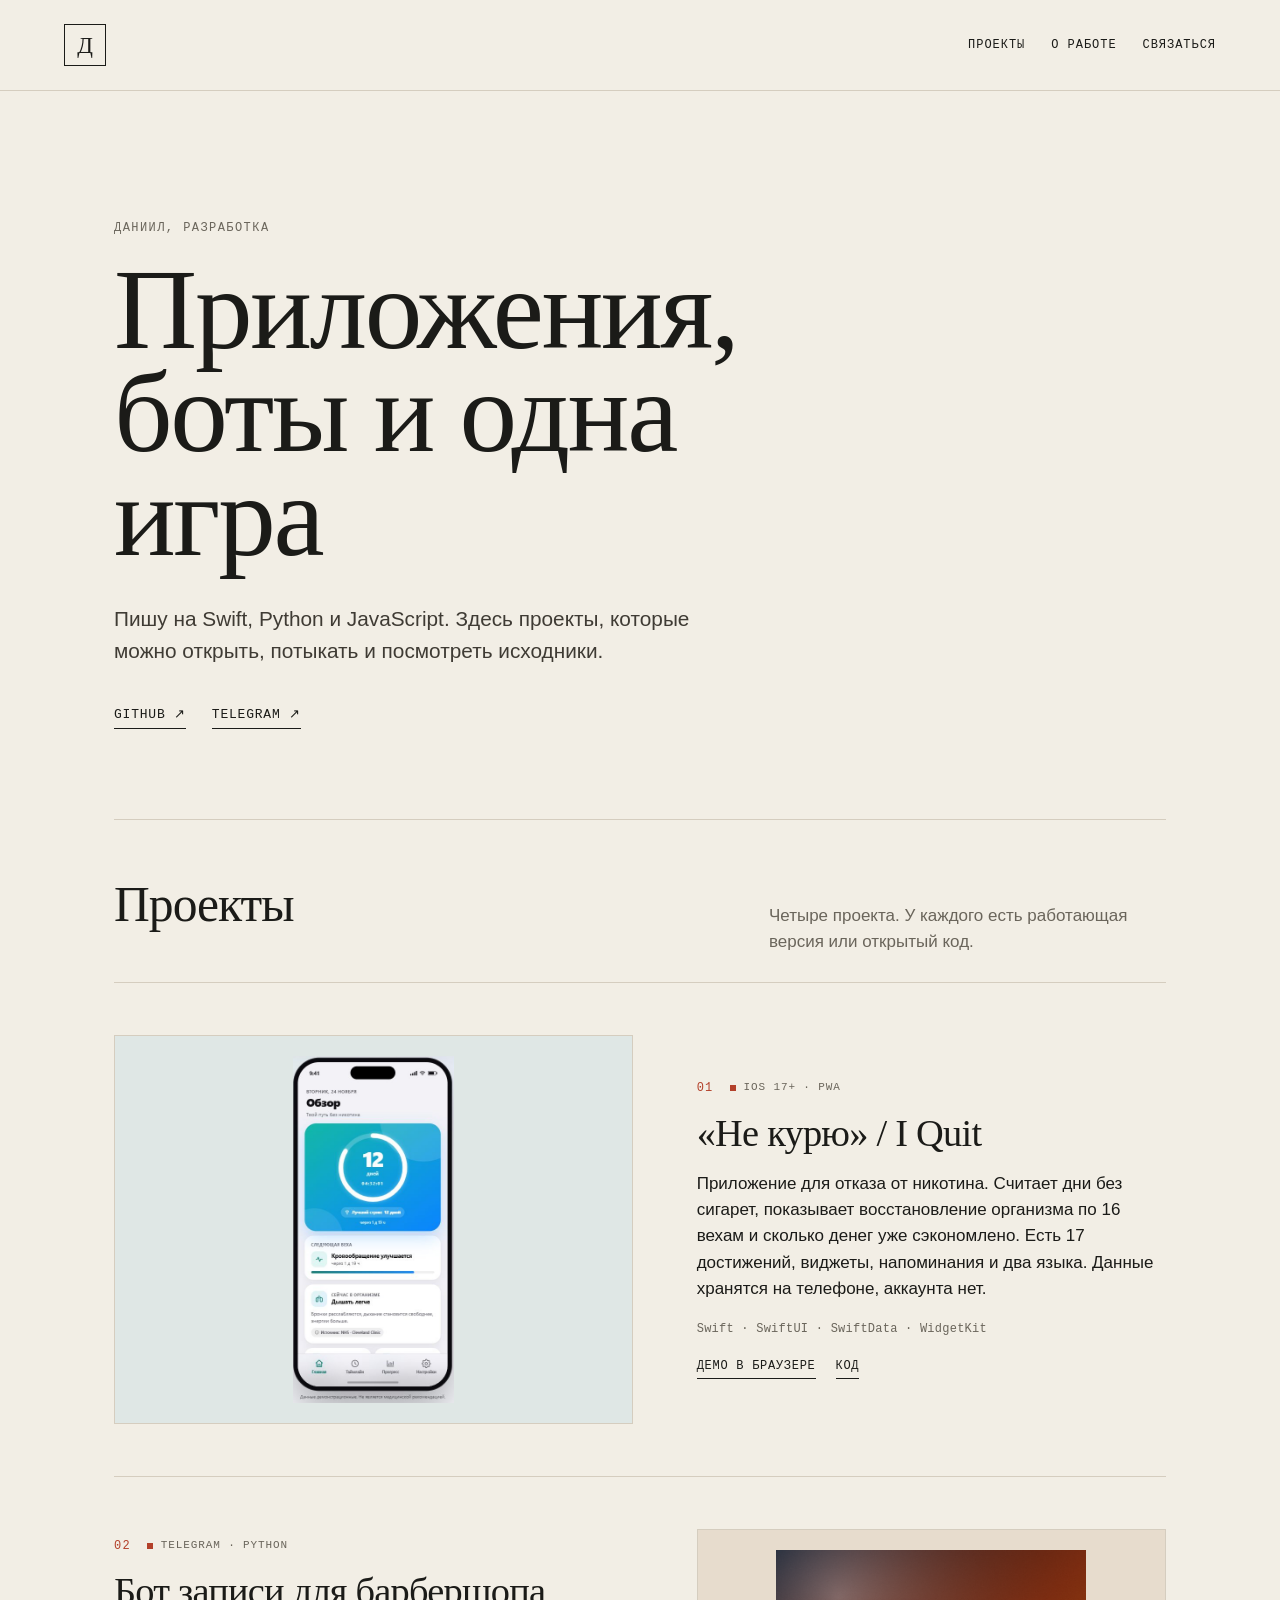
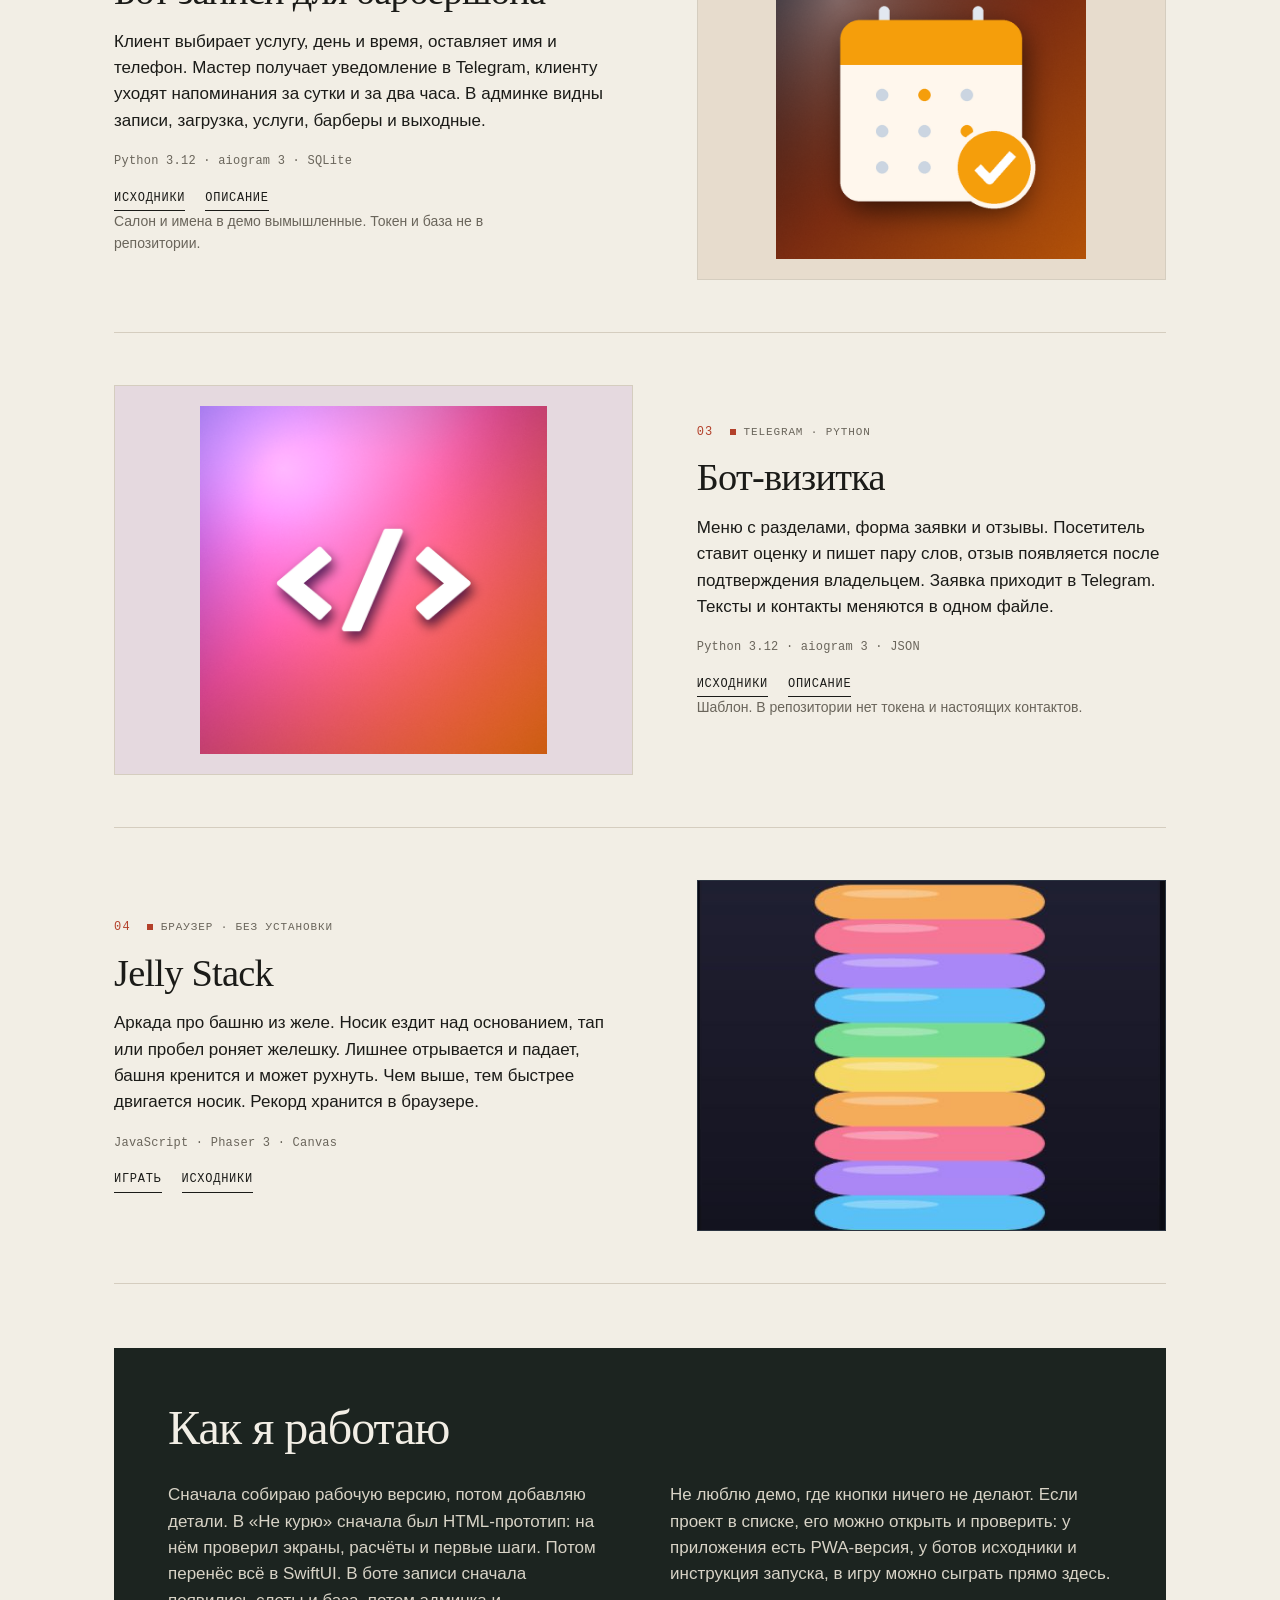
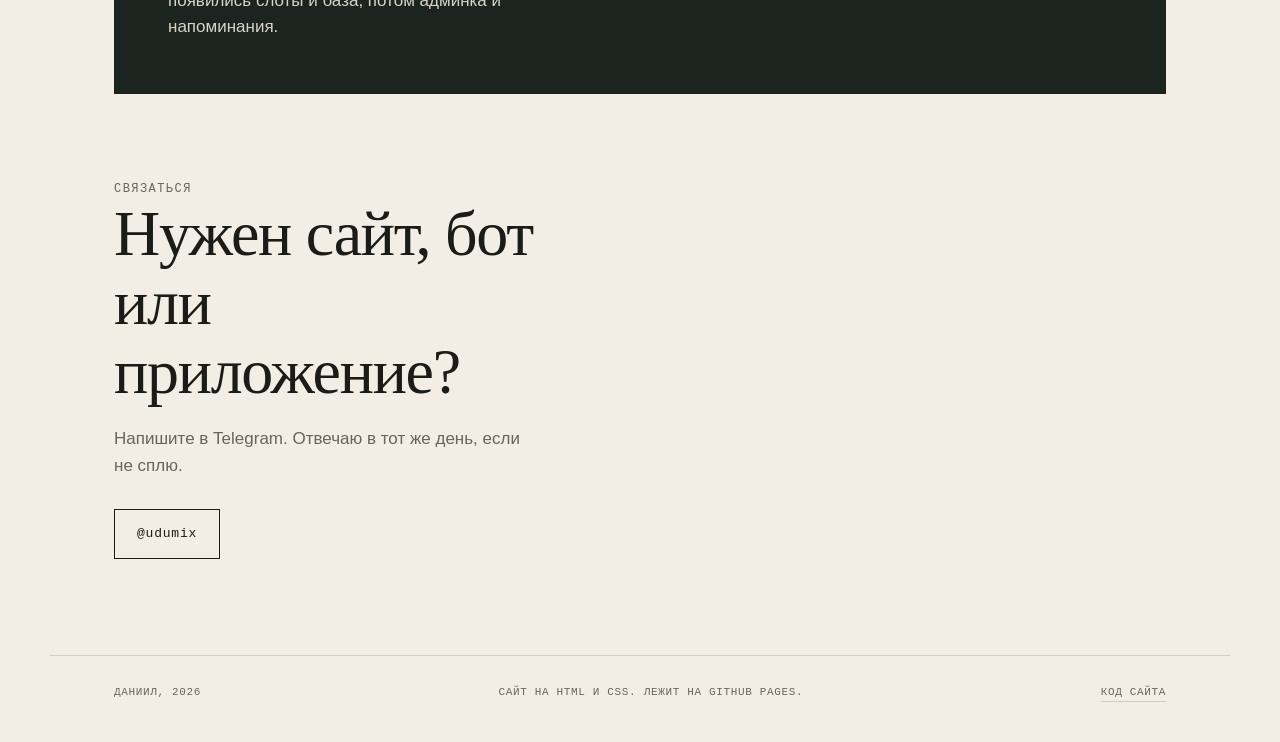
<file: index.html>
<!doctype html>
<html lang="ru">
<head>
  <meta charset="utf-8">
  <meta name="viewport" content="width=device-width, initial-scale=1">
  <title>Даниил. Проекты</title>
  <meta name="description" content="Проекты Даниила: iOS-приложение «Не курю», боты на Python и браузерная игра Jelly Stack.">
  <meta name="theme-color" content="#f2eee5">
  <link rel="icon" href="assets/favicon.svg" type="image/svg+xml">
  <link rel="stylesheet" href="style.css?v=2">
</head>
<body>
  <a class="skip" href="#main">К содержанию</a>

  <header class="site-header">
    <a class="mark" href="/" aria-label="На главную">Д</a>
    <nav aria-label="Основная навигация">
      <a href="#projects">Проекты</a>
      <a href="#about">О работе</a>
      <a href="#contact">Связаться</a>
    </nav>
  </header>

  <main id="main">
    <section class="intro">
      <p class="eyebrow">Даниил, разработка</p>
      <h1>Приложения, боты и одна игра</h1>
      <p class="lead">Пишу на Swift, Python и JavaScript. Здесь проекты, которые можно открыть, потыкать и посмотреть исходники.</p>
      <div class="intro-links">
        <a href="https://github.com/udum1337">GitHub ↗</a>
        <a href="https://t.me/udumix">Telegram ↗</a>
      </div>
    </section>

    <section id="projects" class="projects">
      <div class="section-head">
        <h2>Проекты</h2>
        <p>Четыре проекта. У каждого есть работающая версия или открытый код.</p>
      </div>

      <article class="project">
        <div class="project-copy">
          <div class="project-top">
            <span class="num">01</span>
            <span class="status">iOS 17+ · PWA</span>
          </div>
          <h3>«Не курю» / I Quit</h3>
          <p>Приложение для отказа от никотина. Считает дни без сигарет, показывает восстановление организма по 16 вехам и сколько денег уже сэкономлено. Есть 17 достижений, виджеты, напоминания и два языка. Данные хранятся на телефоне, аккаунта нет.</p>
          <p class="stack">Swift · SwiftUI · SwiftData · WidgetKit</p>
          <div class="links">
            <a href="https://udum1337.github.io/i-quit/prototype/">Демо в браузере</a>
            <a href="https://github.com/udum1337/i-quit">Код</a>
          </div>
        </div>
        <figure class="project-media app">
          <img src="assets/i-quit.png" alt="Экран приложения «Не курю» с кольцом прогресса и стриком 12 дней">
        </figure>
      </article>

      <article class="project">
        <div class="project-copy">
          <div class="project-top">
            <span class="num">02</span>
            <span class="status">Telegram · Python</span>
          </div>
          <h3>Бот записи для барбершопа</h3>
          <p>Клиент выбирает услугу, день и время, оставляет имя и телефон. Мастер получает уведомление в Telegram, клиенту уходят напоминания за сутки и за два часа. В админке видны записи, загрузка, услуги, барберы и выходные.</p>
          <p class="stack">Python 3.12 · aiogram 3 · SQLite</p>
          <div class="links">
            <a href="https://github.com/udum1337/udum1337.github.io/tree/main/projects/booking-bot">Исходники</a>
            <a href="https://github.com/udum1337/udum1337.github.io/blob/main/projects/booking-bot/README.md">Описание</a>
          </div>
          <p class="note">Салон и имена в демо вымышленные. Токен и база не в репозитории.</p>
        </div>
        <figure class="project-media bot booking">
          <img src="assets/booking-bot.png" alt="Иконка бота записи: календарь с галочкой">
        </figure>
      </article>

      <article class="project">
        <div class="project-copy">
          <div class="project-top">
            <span class="num">03</span>
            <span class="status">Telegram · Python</span>
          </div>
          <h3>Бот-визитка</h3>
          <p>Меню с разделами, форма заявки и отзывы. Посетитель ставит оценку и пишет пару слов, отзыв появляется после подтверждения владельцем. Заявка приходит в Telegram. Тексты и контакты меняются в одном файле.</p>
          <p class="stack">Python 3.12 · aiogram 3 · JSON</p>
          <div class="links">
            <a href="https://github.com/udum1337/udum1337.github.io/tree/main/projects/visitka-bot">Исходники</a>
            <a href="https://github.com/udum1337/udum1337.github.io/blob/main/projects/visitka-bot/README.md">Описание</a>
          </div>
          <p class="note">Шаблон. В репозитории нет токена и настоящих контактов.</p>
        </div>
        <figure class="project-media bot visitka">
          <img src="assets/visitka-bot.png" alt="Иконка бота-визитки: знак кода на розовом фоне">
        </figure>
      </article>

      <article class="project">
        <div class="project-copy">
          <div class="project-top">
            <span class="num">04</span>
            <span class="status">Браузер · без установки</span>
          </div>
          <h3>Jelly Stack</h3>
          <p>Аркада про башню из желе. Носик ездит над основанием, тап или пробел роняет желешку. Лишнее отрывается и падает, башня кренится и может рухнуть. Чем выше, тем быстрее двигается носик. Рекорд хранится в браузере.</p>
          <p class="stack">JavaScript · Phaser 3 · Canvas</p>
          <div class="links">
            <a href="projects/jelly-stack/">Играть</a>
            <a href="https://github.com/udum1337/udum1337.github.io/tree/main/projects/jelly-stack">Исходники</a>
          </div>
        </div>
        <figure class="project-media game">
          <img src="assets/jelly-stack.png" alt="Башня из разноцветных желешек в игре Jelly Stack">
        </figure>
      </article>
    </section>

    <section id="about" class="about">
      <h2>Как я работаю</h2>
      <div class="about-grid">
        <p>Сначала собираю рабочую версию, потом добавляю детали. В «Не курю» сначала был HTML-прототип: на нём проверил экраны, расчёты и первые шаги. Потом перенёс всё в SwiftUI. В боте записи сначала появились слоты и база, потом админка и напоминания.</p>
        <p>Не люблю демо, где кнопки ничего не делают. Если проект в списке, его можно открыть и проверить: у приложения есть PWA-версия, у ботов исходники и инструкция запуска, в игру можно сыграть прямо здесь.</p>
      </div>
    </section>

    <section id="contact" class="contact">
      <p class="eyebrow">Связаться</p>
      <h2>Нужен сайт, бот или приложение?</h2>
      <p>Напишите в Telegram. Отвечаю в тот же день, если не сплю.</p>
      <a class="button" href="https://t.me/udumix">@udumix</a>
    </section>
  </main>

  <footer>
    <span>Даниил, 2026</span>
    <span>Сайт на HTML и CSS. Лежит на GitHub Pages.</span>
    <a href="https://github.com/udum1337/udum1337.github.io">Код сайта</a>
  </footer>
</body>
</html>
</file>
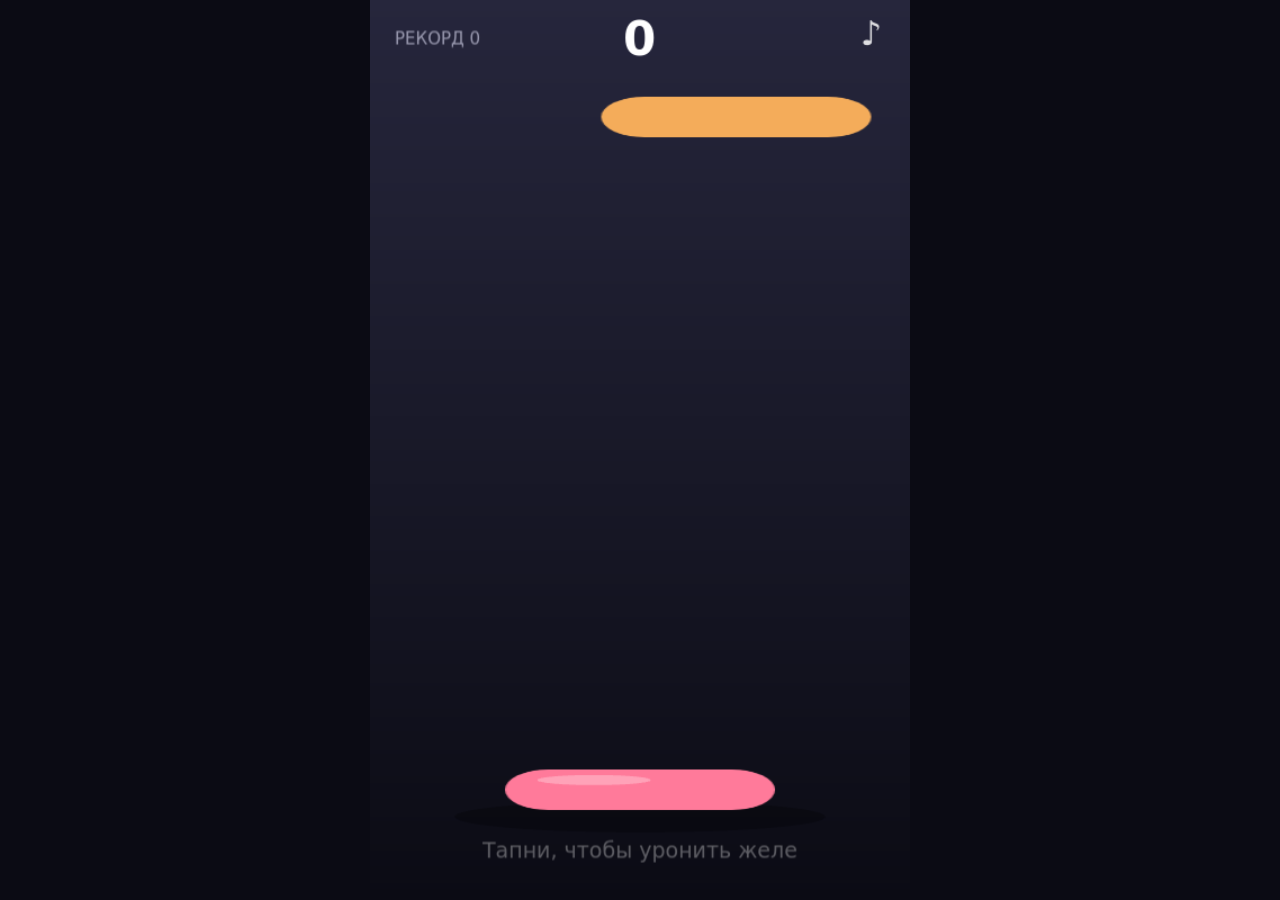
<file: projects/jelly-stack/index.html>
<!DOCTYPE html>
<html lang="ru">
<head>
  <meta charset="utf-8" />
  <meta name="viewport" content="width=device-width, initial-scale=1, maximum-scale=1, user-scalable=no" />
  <title>Jelly Stack</title>
  <style>
    html, body {
      margin: 0;
      padding: 0;
      height: 100%;
      background: #0b0b14;
      overflow: hidden;
      -webkit-tap-highlight-color: transparent;
    }
    body {
      display: flex;
      align-items: center;
      justify-content: center;
    }
    #game { width: 100%; height: 100%; }
    canvas { display: block; touch-action: none; }
  </style>
</head>
<body>
  <div id="game"></div>
  <script src="./phaser.min.js"></script>
  <script src="./sfx.js"></script>
  <script src="./jelly.js"></script>
  <script src="./drips.js"></script>
  <script src="./game.js"></script>
</body>
</html>
</file>
<file: style.css>
:root {
  --paper: #f2eee5;
  --ink: #1b1b18;
  --muted: #6a655b;
  --line: #d5cdbf;
  --accent: #b3402a;
  --dark: #1c2420;
  --serif: Georgia, "Iowan Old Style", "Palatino Linotype", "Times New Roman", serif;
  --sans: -apple-system, BlinkMacSystemFont, "Segoe UI", Roboto, Arial, sans-serif;
  --mono: "SFMono-Regular", "Cascadia Mono", Consolas, "Liberation Mono", monospace;
}

* {
  box-sizing: border-box;
}

html {
  scroll-behavior: smooth;
}

body {
  margin: 0;
  background: var(--paper);
  color: var(--ink);
  font-family: var(--sans);
  font-size: 17px;
  line-height: 1.55;
  -webkit-font-smoothing: antialiased;
  text-rendering: optimizeLegibility;
}

a {
  color: inherit;
  text-decoration-thickness: 1px;
  text-underline-offset: 3px;
}

a:hover {
  color: var(--accent);
}

a:focus-visible {
  outline: 2px solid var(--accent);
  outline-offset: 4px;
}

.skip {
  position: absolute;
  left: 16px;
  top: -100px;
  background: var(--ink);
  color: var(--paper);
  padding: 10px 14px;
  z-index: 10;
  text-decoration: none;
}

.skip:focus {
  top: 16px;
}

.site-header {
  display: flex;
  align-items: center;
  justify-content: space-between;
  gap: 24px;
  padding: 24px clamp(20px, 5vw, 64px);
  border-bottom: 1px solid var(--line);
}

.mark {
  width: 42px;
  height: 42px;
  border: 1px solid var(--ink);
  display: grid;
  place-items: center;
  font-family: var(--serif);
  font-size: 23px;
  line-height: 1;
  text-decoration: none;
}

.mark:hover {
  background: var(--ink);
  color: var(--paper);
}

nav {
  display: flex;
  gap: 26px;
  font-family: var(--mono);
  font-size: 12px;
  letter-spacing: 0.08em;
  text-transform: uppercase;
}

nav a {
  text-decoration: none;
}

main {
  max-width: 1180px;
  margin: 0 auto;
  padding: 0 clamp(20px, 5vw, 64px);
}

.intro {
  padding: clamp(64px, 10vw, 138px) 0 clamp(52px, 7vw, 92px);
  border-bottom: 1px solid var(--line);
}

.eyebrow {
  margin: 0 0 20px;
  font-family: var(--mono);
  font-size: 12px;
  letter-spacing: 0.12em;
  text-transform: uppercase;
  color: var(--muted);
}

h1,
h2,
h3 {
  margin: 0;
  font-family: var(--serif);
  font-weight: 400;
  letter-spacing: -0.02em;
}

h1 {
  max-width: 11ch;
  font-size: clamp(3.4rem, 9vw, 7.4rem);
  line-height: 0.9;
}

h2,
h3 {
  line-height: 1.08;
}

.lead {
  max-width: 54ch;
  margin: 34px 0 0;
  font-size: clamp(1.08rem, 1.8vw, 1.3rem);
  color: #3f3b34;
}

.intro-links {
  display: flex;
  flex-wrap: wrap;
  gap: 26px;
  margin-top: 38px;
  font-family: var(--mono);
  font-size: 13px;
  letter-spacing: 0.06em;
  text-transform: uppercase;
}

.intro-links a {
  text-decoration: none;
  border-bottom: 1px solid var(--ink);
  padding-bottom: 3px;
}

.section-head {
  display: flex;
  align-items: baseline;
  justify-content: space-between;
  gap: 32px;
  padding: 58px 0 26px;
  border-bottom: 1px solid var(--line);
}

.section-head h2 {
  font-size: clamp(2rem, 4vw, 3.1rem);
}

.section-head p {
  max-width: 42ch;
  margin: 0;
  color: var(--muted);
}

.project {
  display: grid;
  grid-template-columns: minmax(0, 1.05fr) minmax(0, 0.95fr);
  gap: clamp(28px, 5vw, 72px);
  align-items: center;
  padding: 52px 0;
  border-bottom: 1px solid var(--line);
}

.project:nth-child(even) .project-media {
  order: -1;
}

.project-top {
  display: flex;
  align-items: center;
  gap: 16px;
  margin-bottom: 16px;
}

.num {
  font-family: var(--mono);
  font-size: 12px;
  letter-spacing: 0.1em;
  color: var(--accent);
}

.status {
  display: inline-flex;
  align-items: center;
  gap: 8px;
  font-family: var(--mono);
  font-size: 11px;
  letter-spacing: 0.08em;
  text-transform: uppercase;
  color: var(--muted);
}

.status::before {
  content: "";
  width: 6px;
  height: 6px;
  background: var(--accent);
}

.project h3 {
  margin-bottom: 16px;
  font-size: clamp(1.75rem, 3vw, 2.55rem);
}

.project p {
  max-width: 55ch;
  margin: 0 0 18px;
}

.stack {
  font-family: var(--mono);
  font-size: 12px;
  letter-spacing: 0.02em;
  color: var(--muted);
}

.links {
  display: flex;
  flex-wrap: wrap;
  gap: 20px;
  font-family: var(--mono);
  font-size: 12px;
  letter-spacing: 0.06em;
  text-transform: uppercase;
}

.links a {
  text-decoration: none;
  border-bottom: 1px solid var(--ink);
  padding-bottom: 3px;
}

.links a:hover {
  border-color: var(--accent);
}

.note {
  margin-top: 18px;
  font-size: 14px;
  color: var(--muted);
}

.project-media {
  position: relative;
  display: grid;
  place-items: center;
  aspect-ratio: 4 / 3;
  margin: 0;
  padding: 20px;
  overflow: hidden;
  border: 1px solid var(--line);
  background: #e5ded1;
}

.project-media img {
  position: absolute;
  inset: 20px;
  display: block;
  width: calc(100% - 40px);
  height: calc(100% - 40px);
  object-fit: contain;
}

.project-media.app {
  background: #dfe7e5;
}

.project-media.booking {
  background: #e7dccd;
}

.project-media.visitka {
  background: #e5d9df;
}

.project-media.game {
  padding: 0;
  background: #141821;
  border-color: #2b3340;
}

.project-media.game img {
  inset: 0;
  width: 100%;
  height: 100%;
  object-fit: cover;
  object-position: center 45%;
}

.about {
  margin: 64px 0;
  padding: clamp(28px, 5vw, 54px);
  background: var(--dark);
  color: var(--paper);
}

.about h2 {
  margin-bottom: 28px;
  font-size: clamp(2rem, 4vw, 3rem);
}

.about-grid {
  display: grid;
  grid-template-columns: 1fr 1fr;
  gap: clamp(24px, 5vw, 60px);
}

.about p {
  margin: 0;
  color: #d8d3c6;
}

.contact {
  padding: 22px 0 96px;
}

.contact h2 {
  max-width: 14ch;
  margin-bottom: 20px;
  font-size: clamp(2.2rem, 5vw, 4rem);
}

.contact p {
  max-width: 45ch;
  margin: 0;
  color: var(--muted);
}

.button {
  display: inline-block;
  margin-top: 30px;
  padding: 14px 22px;
  border: 1px solid var(--ink);
  font-family: var(--mono);
  font-size: 13px;
  letter-spacing: 0.06em;
  text-decoration: none;
}

.button:hover {
  background: var(--ink);
  color: var(--paper);
}

footer {
  display: flex;
  flex-wrap: wrap;
  justify-content: space-between;
  gap: 12px 28px;
  max-width: 1180px;
  margin: 0 auto;
  padding: 28px clamp(20px, 5vw, 64px) 40px;
  border-top: 1px solid var(--line);
  font-family: var(--mono);
  font-size: 11px;
  letter-spacing: 0.06em;
  text-transform: uppercase;
  color: var(--muted);
}

footer a {
  text-decoration: none;
  border-bottom: 1px solid var(--line);
}

@media (max-width: 840px) {
  .project {
    grid-template-columns: 1fr;
    gap: 26px;
    padding: 42px 0;
  }

  .project:nth-child(even) .project-media {
    order: 0;
  }

  .project-media {
    aspect-ratio: 16 / 10;
  }

  .section-head {
    display: block;
  }

  .section-head p {
    margin-top: 12px;
  }

  .about-grid {
    grid-template-columns: 1fr;
  }
}

@media (max-width: 560px) {
  body {
    font-size: 16px;
  }

  .site-header {
    padding: 18px 20px;
  }

  nav {
    gap: 15px;
    font-size: 11px;
  }

  .mark {
    width: 38px;
    height: 38px;
    font-size: 21px;
  }

  h1 {
    font-size: clamp(2.8rem, 14vw, 4.4rem);
  }

  .intro {
    padding-top: 64px;
  }

  .project-media {
    aspect-ratio: 4 / 3;
    padding: 16px;
  }

  .project-media img {
    inset: 16px;
    width: calc(100% - 32px);
    height: calc(100% - 32px);
  }

  .project-media.game img {
    inset: 0;
    width: 100%;
    height: 100%;
  }

  .about {
    margin: 48px 0;
    padding: 26px 22px;
  }

  .contact {
    padding-bottom: 72px;
  }
}

@media (prefers-reduced-motion: reduce) {
  html {
    scroll-behavior: auto;
  }
}
</file>
